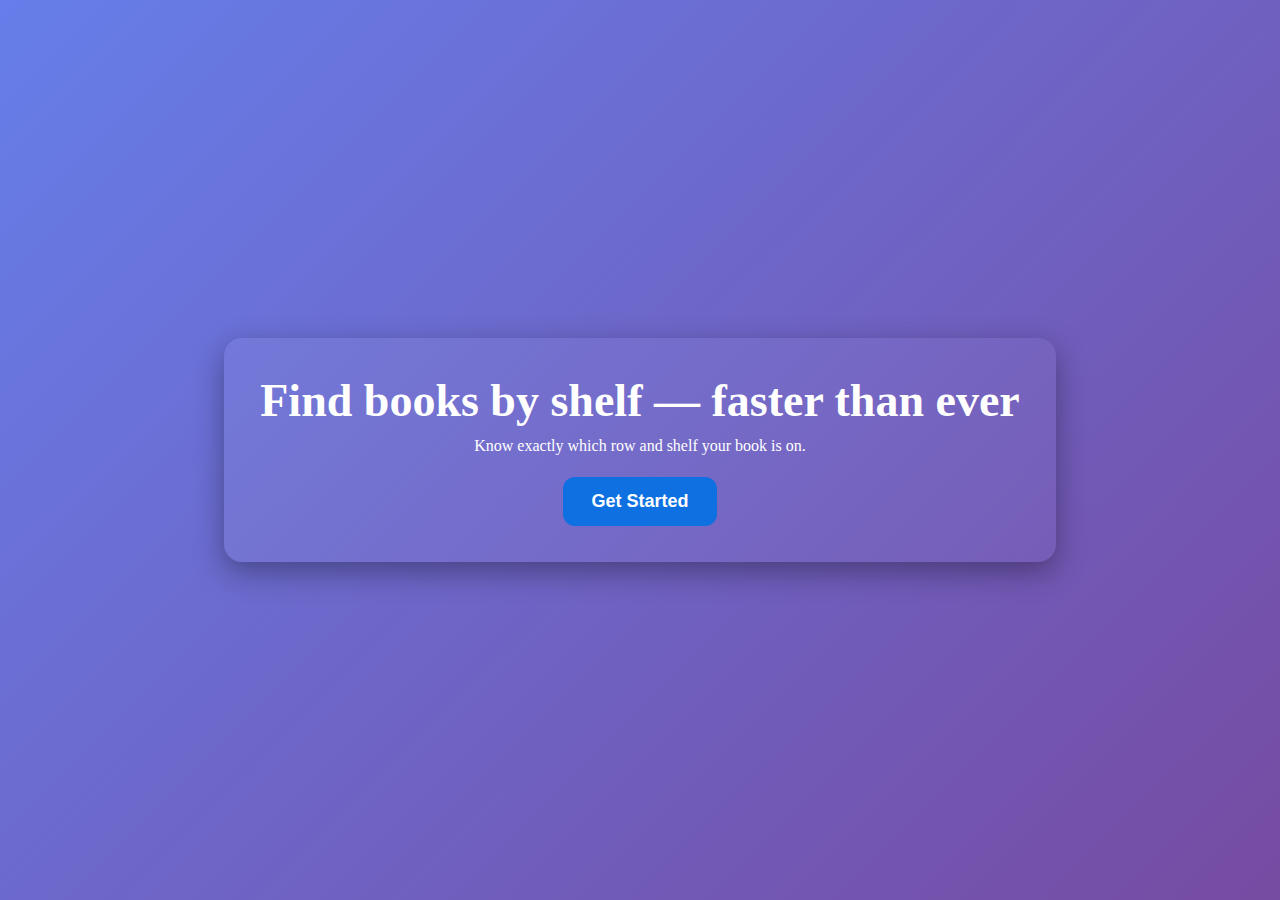
<file: index.html>
<!doctype html>
<html lang="en">
<head>
  <meta charset="utf-8" />
  <title>University Library</title>
  <link rel="stylesheet" href="libraryP1.css" />
</head>
<body>
    <main class="backgrount">
    <div class="PositionOfMidle">
    <div class="border1">
    <h1 class="stText">Find books by shelf — faster than ever</h1>
    <p class="ndText">Know exactly which row and shelf your book is on.</p>
    <button id="myButton1" class="myButton">Get Started</button>
    </div>
    </div>
    </main>
  <script>
    document.getElementById("myButton1").addEventListener("click", function() {
        window.location.href = "libraryP2.html";
    });
</script>
</body>
</html>
</file>
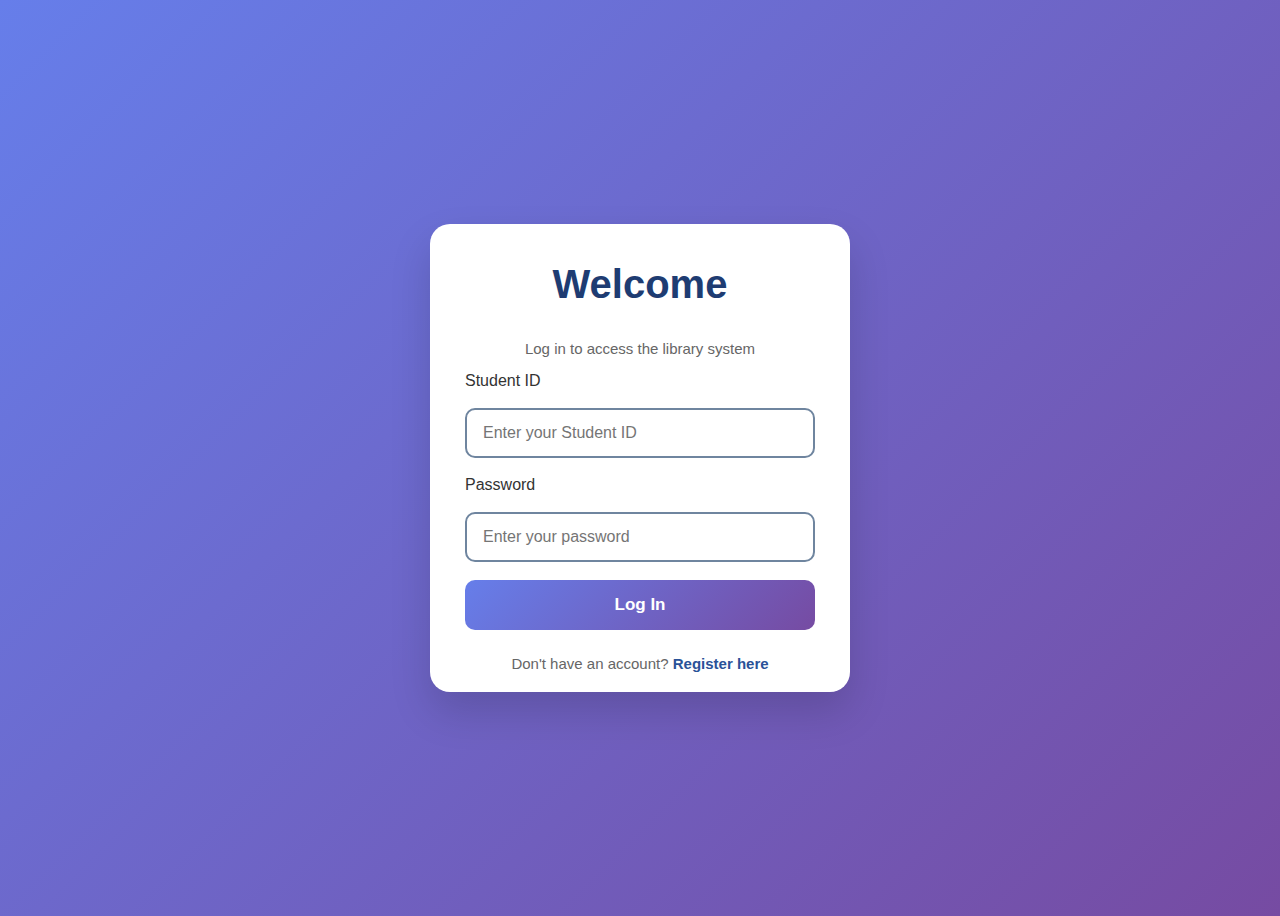
<file: libraryP2.html>
<!DOCTYPE html>
<html lang="en">
<head>
    <meta charset="UTF-8">
    <meta name="viewport" content="width=device-width, initial-scale=1.0">
    <title>Library | Login</title>
    <link rel="stylesheet" href="libraryP2.css">
</head>
<body>
    <div class="container">
        <div class="form-box">
            <h2>Welcome </h2>
            <p>Log in to access the library system</p>
            
            <form id="loginForm">
                <div class="input-group">
                    <label for="studentId">Student ID</label><br><br>
                    <input class="TransformInput" type="text" id="studentId" placeholder="Enter your Student ID" required><br><br>
                </div>
                
                <div class="input-group">
                    <label for="password">Password</label><br><br>
                    <input class="TransformInput" type="password" id="password" placeholder="Enter your password" required><br><br>
                </div>
                
                <button type="submit">Log In</button>
            </form>
            
            <p class="switch-text">
                Don't have an account? <a class="link" href="RagisterPage.html">Register here</a>
            </p>
        </div>
    </div>

    <script src="libraryP2.js"></script>
</body>
</html>
</file>
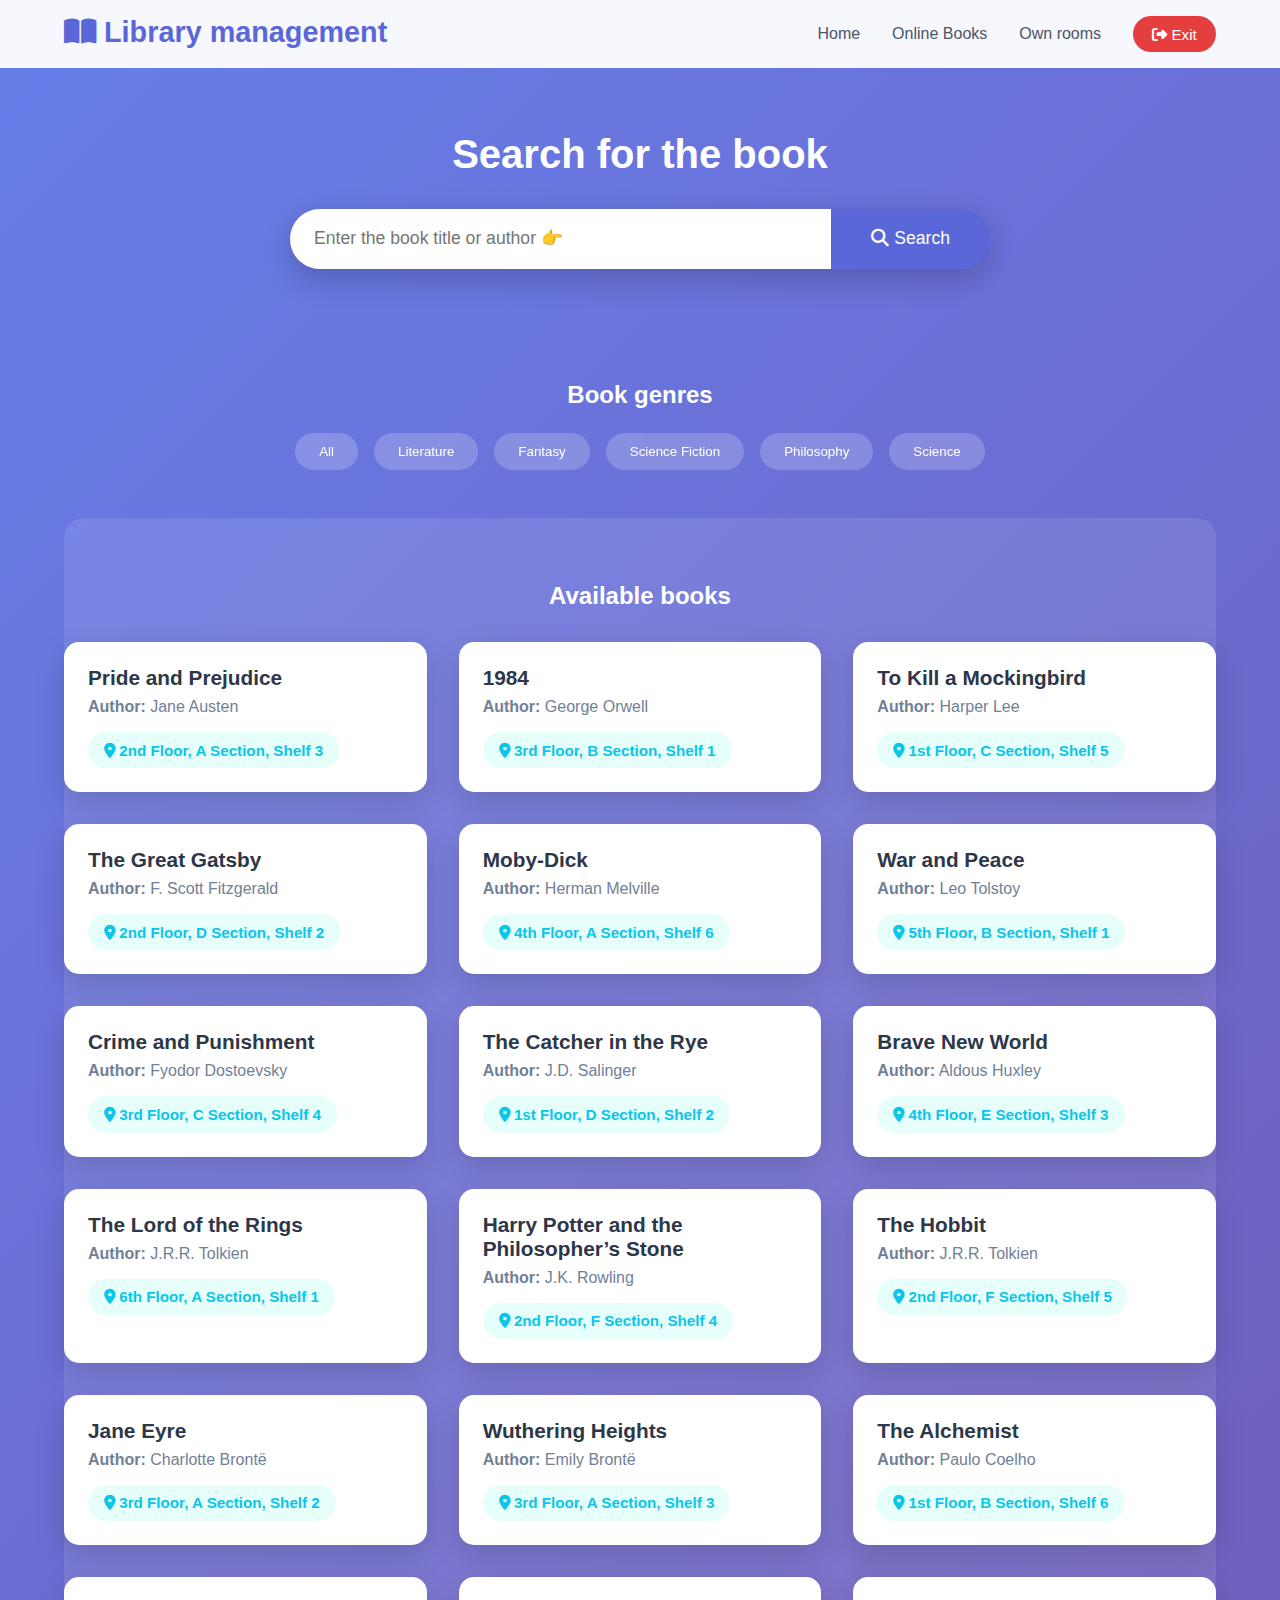
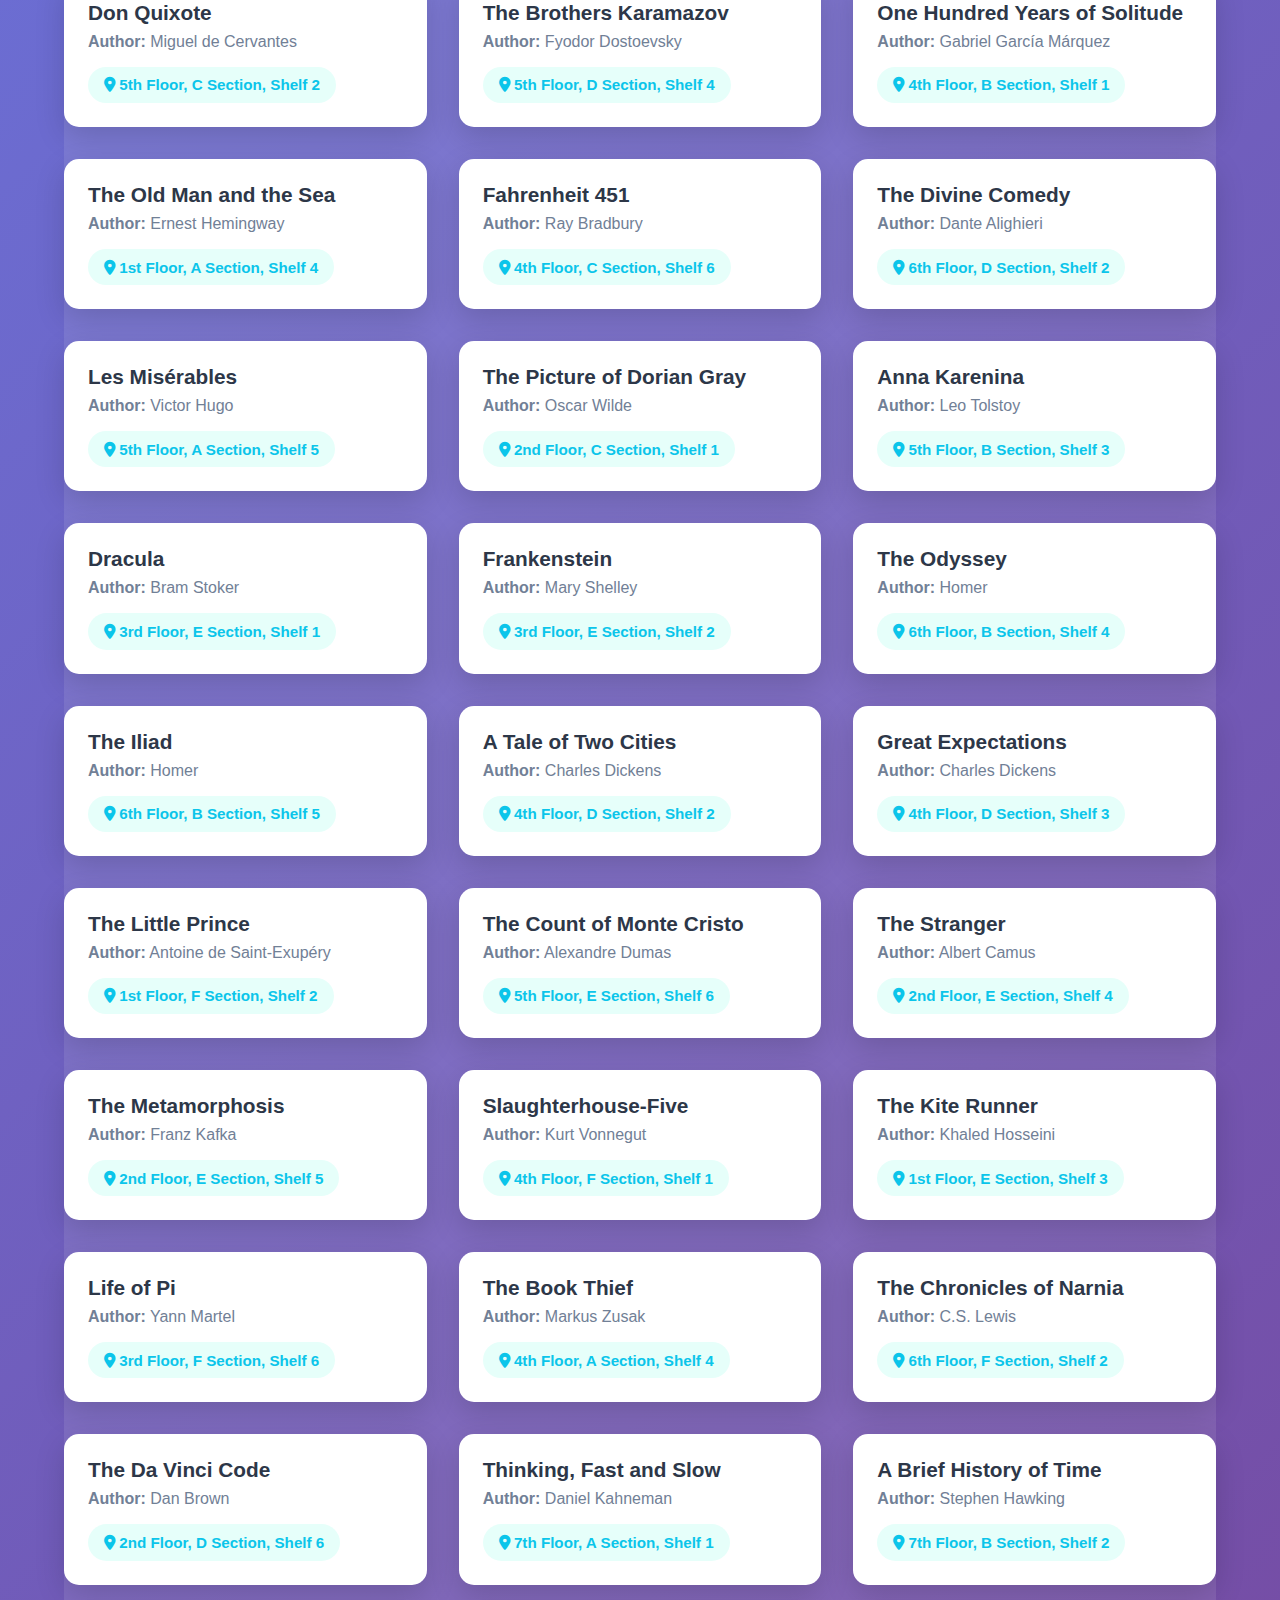
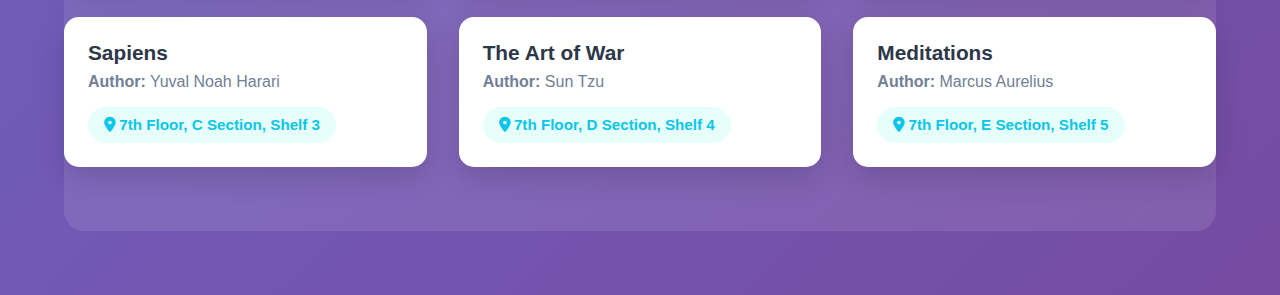
<file: MainPage.html>
<!DOCTYPE html>
<html lang="en">
<head>
    <meta charset="UTF-8" />
    <meta name="viewport" content="width=device-width, initial-scale=1.0"/>
    <title>Library management</title>
    <link rel="stylesheet" href="MainPage.css"/>
    <link href="https://fonts.googleapis.com/css2?family=Roboto:wght@400;500;700&display=swap" rel="stylesheet">
    <link rel="stylesheet" href="https://cdnjs.cloudflare.com/ajax/libs/font-awesome/6.5.0/css/all.min.css"/>
</head>
<body>
  <!-- tepa qism -->
  <header class="header">
    <div class="container header-container">
      <div class="logo">
        <i class="fas fa-book-open"></i>
        <span>Library management</span>
      </div>
      <div class="nav">
        <a href="MainPage.html" class="nav-link active">Home</a>
        <a href="onlinebook.html" class="nav-link">Online Books</a>
        <a href="ownrooms.html" class="nav-link">Own rooms</a>
        <a href="index.html" class="btn-logout"><i class="fas fa-sign-out-alt"></i> Exit</a>
      </div>
    </div>
  </header>

  <!-- Qidiruv bo`limi-->
  <section class="hero">
    <div class="container">
      <h1>Search for the book</h1>
      <div class="search-box">
        <input type="text" id="searchInput" placeholder="Enter the book title or author 👉 " />
        <button id="searchBtn">
          <i class="fas fa-search"></i> Search
        </button>
      </div>
    </div>
  </section>

  <!-- Categories -->
  <section class="categories container">
    <h2>Book genres</h2>
    <div class="category-buttons">
      <button class="cat-btn" data-category="all">All</button>
      <button class="cat-btn" data-category="Literature"> Literature</button>
      <button class="cat-btn" data-category=" Fantasy"> Fantasy</button>
      <button class="cat-btn" data-category="Science Fiction">Science Fiction</button>
      <button class="cat-btn" data-category="Philosophy">Philosophy</button>
      <button class="cat-btn" data-category="Science">Science</button>
    </div>
  </section>

  <!-- kitoblar qismi -->
  <section class="books container">
    <h2>Available books</h2>
    <div class="books-grid" id="booksGrid">
      <!-- Kitoblar JS orqali qo'shiladi -->
    </div>
  </section>

  <script src="MainPage.js"></script>
</body>
</html>
</file>
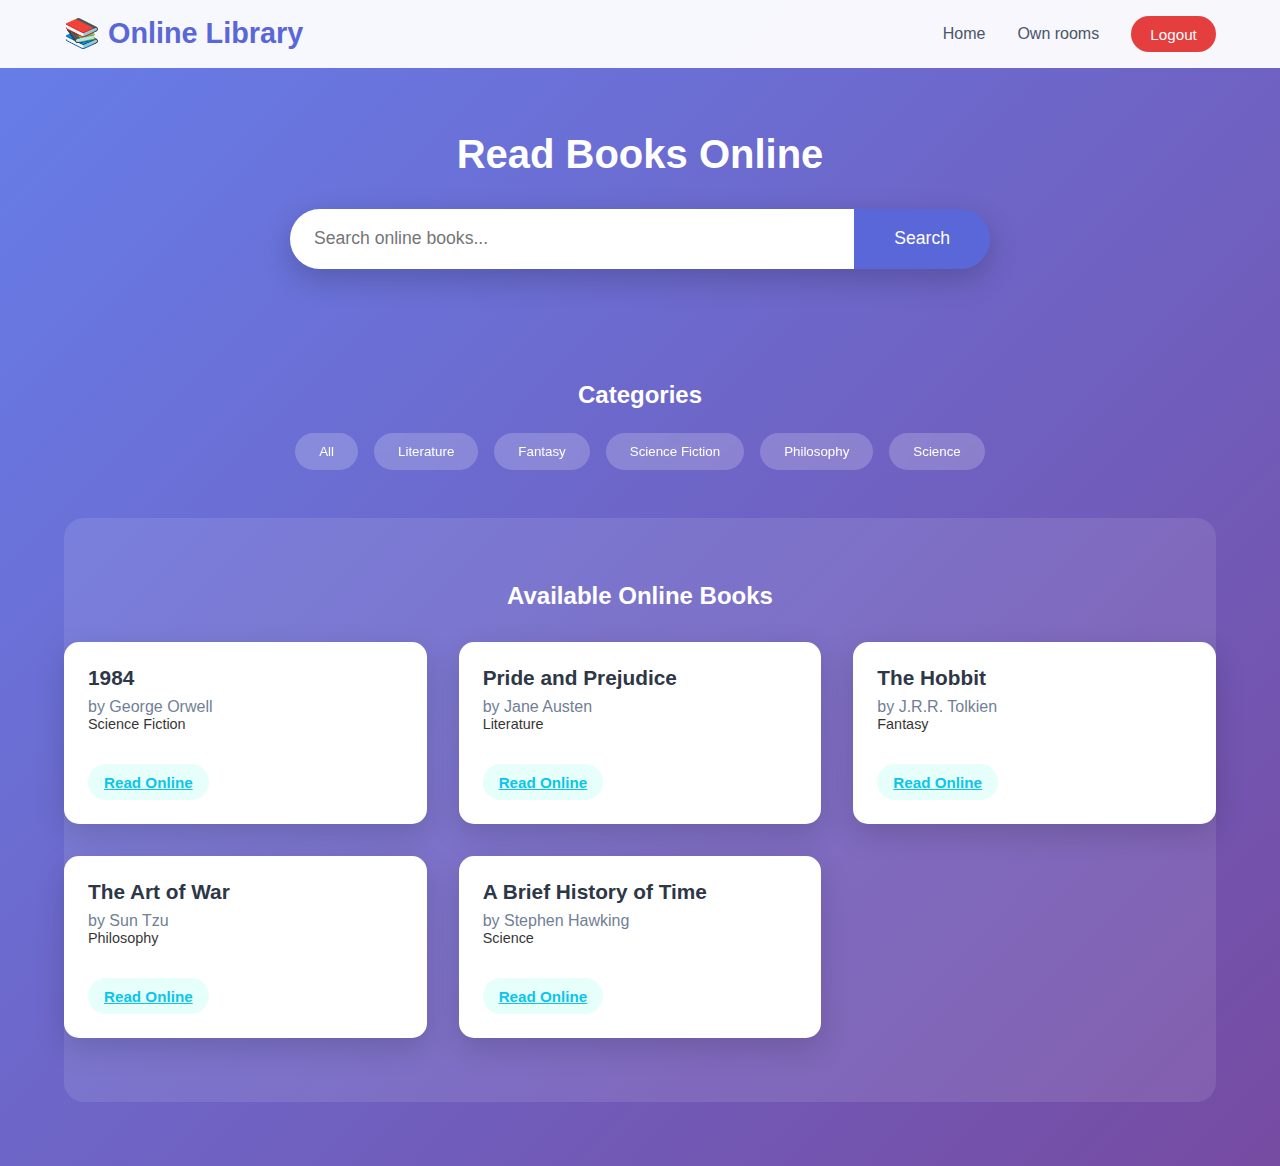
<file: onlinebook.html>
<!DOCTYPE html>
<html lang="en">
<head>
  <meta charset="UTF-8">
  <title>Online Books</title>
  <link rel="stylesheet" href="MainPage.css">
</head>
<body>

<header class="header">
  <div class="container header-container">
    <div class="logo">📚 Online Library</div>
    <nav class="nav">
      <a href="MainPage.html" class="nav-link">Home</a>
      <a href="ownrooms.html" class="nav-link">Own rooms</a>
      <a href="libraryP2.html" class="btn-logout">Logout</a>
    </nav>
  </div>
</header>

<section class="hero">
  <div class="container">
    <h1>Read Books Online</h1>
    <div class="search-box">
      <input type="text" id="searchInput" placeholder="Search online books...">
      <button id="searchBtn">Search</button>
    </div>
  </div>
</section>

<section class="categories">
  <div class="container">
    <h2>Categories</h2>
    <div class="category-buttons">
      <button class="cat-btn" data-category="All">All</button>
      <button class="cat-btn" data-category="Literature">Literature</button>
      <button class="cat-btn" data-category="Fantasy">Fantasy</button>
      <button class="cat-btn" data-category="Science Fiction">Science Fiction</button>
      <button class="cat-btn" data-category="Philosophy">Philosophy</button>
      <button class="cat-btn" data-category="Science">Science</button>
    </div>
  </div>
</section>

<section class="books container">
  <h2>Available Online Books</h2>

  <div class="books-grid" id="booksGrid">
    <!-- JS orqali chiqadi -->
  </div>
</section>

<script src="onlinebook.js"></script>
</body>
</html>
</file>
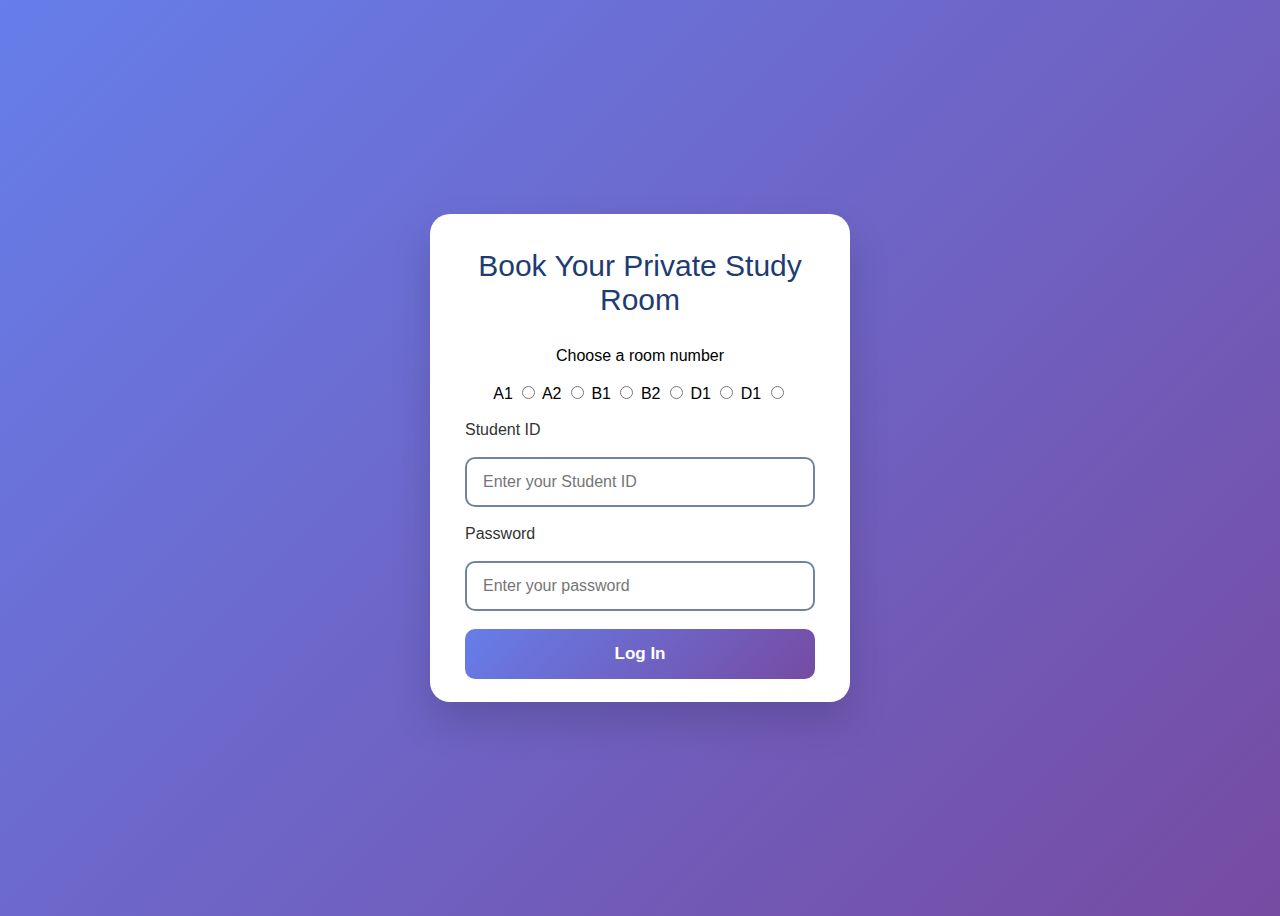
<file: ownrooms.html>
<!DOCTYPE html>
<html lang="en">
<head>
    <meta charset="UTF-8">
    <meta name="viewport" content="width=device-width, initial-scale=1.0">
    <title>Library | Login</title>
    <link rel="stylesheet" href="ownrooms.css">
</head>
<body>
    <div class="container">
        <div class="form-box">
           
            <p>Book Your Private Study Room</p>
            
            <form id="loginForm">

                <div>
                
                    <label class="input-group" >Choose a room number</label><br><br>
                    
                <label>A1</label>
                <input type="radio" name="title">

                <label>A2</label>
                <input type="radio" name="title">

                <label>B1</label>
                <input type="radio" name="title">

                <label>B2</label>
                <input type="radio" name="title">

                <label>D1</label>
                <input type="radio" name="title">

                <label>D1</label>
                <input type="radio" name="title"><br><br>
                </div>

                <div class="input-group">
                    <label for="studentId">Student ID</label><br><br>
                    <input class="TransformInput" type="text" id="studentId" placeholder="Enter your Student ID" required><br><br>
                </div>
                
                <div class="input-group">
                    <label for="password">Password</label><br><br>
                    <input class="TransformInput" type="password" id="password" placeholder="Enter your password" required><br><br>
                </div>
                
                <button  type="submit">Log In</button><br><br>
            </form>
            
        </div>
    </div>

    <script src="ownrooms.js"></script>
</body>
</html>
</file>
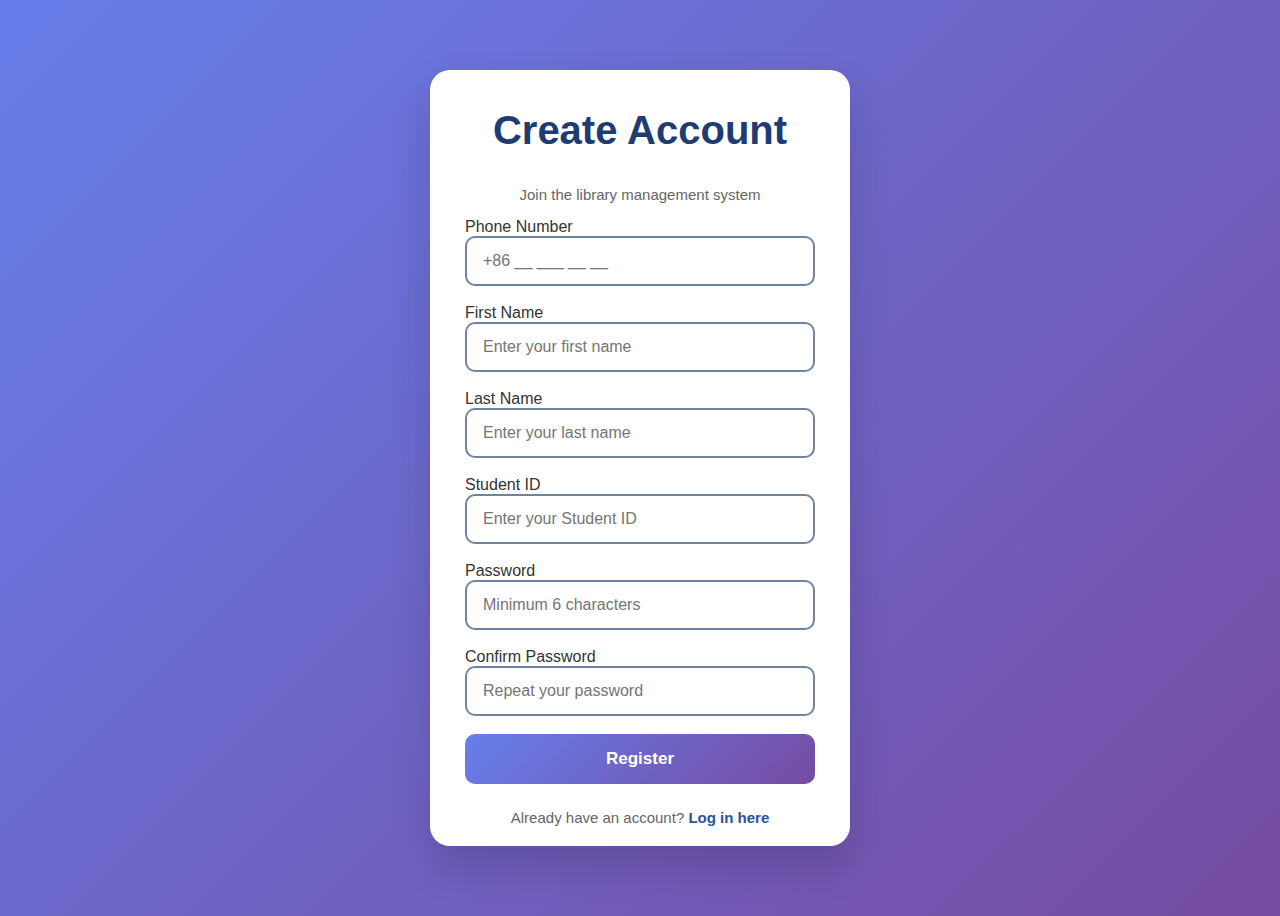
<file: RagisterPage.html>
<!DOCTYPE html>
<html lang="en">
<head>
    <meta charset="UTF-8">
    <meta name="viewport" content="width=device-width, initial-scale=1.0">
    <title>Library | Register</title>
    <link rel="stylesheet" href="libraryP2.css">
</head>
<body>
    <div class="container">
        <div class="form-box">
            <h2>Create Account</h2>
            <p>Join the library management system</p>
            
            <form id="registerForm">
                <div class="input-group">
                    <label for="phone">Phone Number</label>
                    <input class="TransformInput" type="tel" id="phone" placeholder="+86 __ ___ __ __" required><br><br>
                </div>
                
                <div class="input-group">
                    <label for="firstName">First Name</label>
                    <input class="TransformInput" type="text" id="firstName" placeholder="Enter your first name" required><br><br>
                </div>
                
                <div class="input-group">
                    <label for="lastName">Last Name</label>
                    <input class="TransformInput" type="text" id="lastName" placeholder="Enter your last name" required><br><br>
                </div>
                
                <div class="input-group">
                    <label for="studentId">Student ID</label>
                    <input class="TransformInput" type="text" id="studentId" placeholder="Enter your Student ID" required><br><br>
                </div>
                
                <div class="input-group">
                    <label for="password">Password</label>
                    <input class="TransformInput" type="password" id="password" placeholder="Minimum 6 characters" required><br><br>
                </div>
                
                <div class="input-group">
                    <label for="confirmPassword">Confirm Password</label>
                    <input class="TransformInput" type="password" id="confirmPassword" placeholder="Repeat your password" required><br><br>
                </div>
                
                <button type="submit">Register</button>
            </form>
            
            <p class="switch-text">
                Already have an account? <a href="libraryP2.html">Log in here</a>
            </p>
        </div>
    </div>

    <script src="RegisterPage.js"></script>
</body>
</html>
</file>
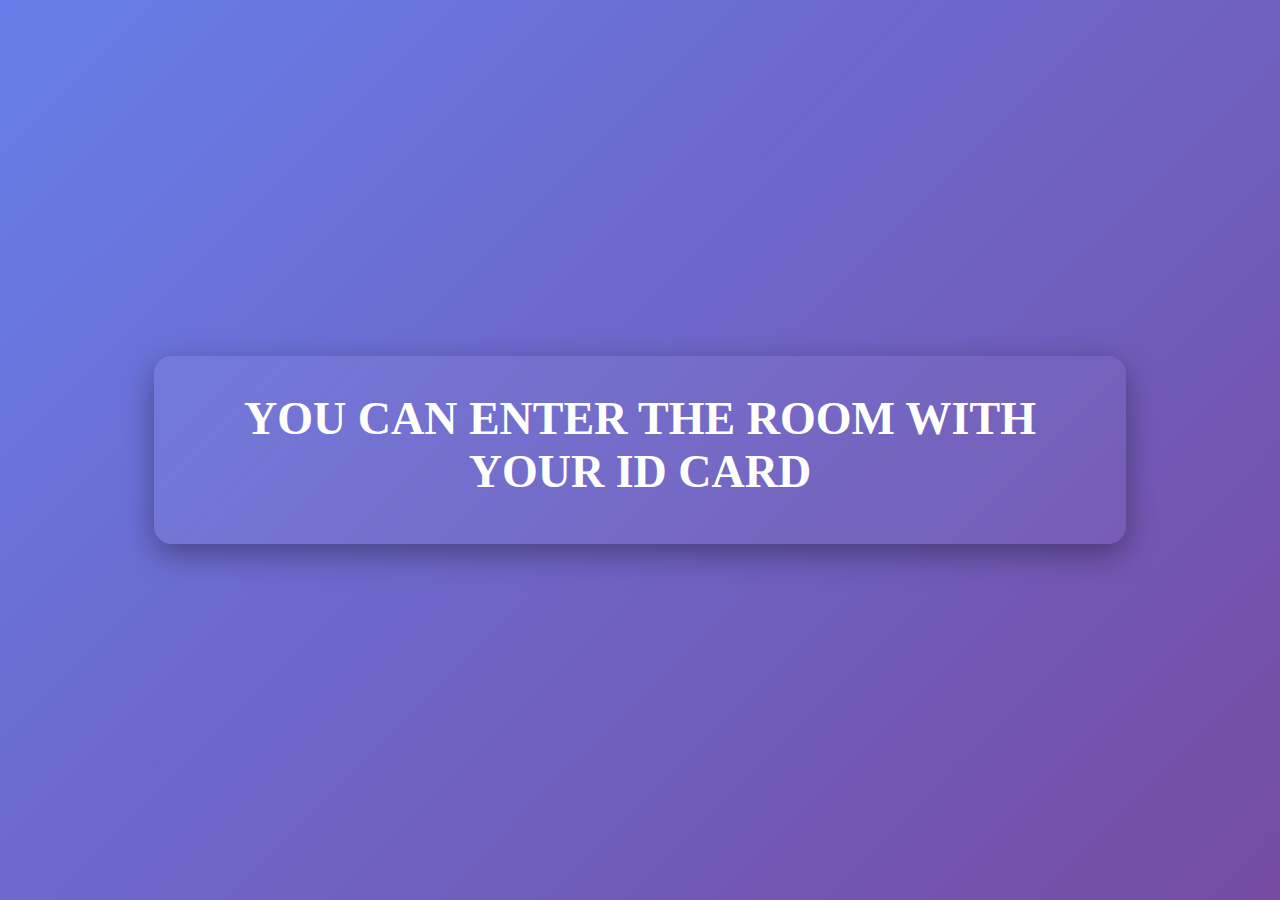
<file: rooms.html>
<!doctype html>
<html lang="en">
<head>
  <meta charset="utf-8" />
  <title>University Library</title>
  <link rel="stylesheet" href="rooms.css" />
</head>
<body>
    <main class="backgrount">
    <div class="PositionOfMidle">
    <div class="border1">
    <h1 class="stText">YOU CAN ENTER THE ROOM WITH YOUR ID CARD</h1>
    
    </div>
    </div>
    </main>

</body>
</html>
</file>
<file: libraryP1.css>
/*Tayyor*/
body {
  height: 100%;
  margin: 0;
}

/*Tayyor*/
.backgrount {
  background: linear-gradient(135deg, #667eea 0%, #764ba2 100%);
  background-size: cover;
  background-position: center;
  height: calc(100vh - 0px);
  display: flex;
}

/* Tayyor */
.PositionOfMidle {
  
  width: 100%;
  display:flex;
  align-items:center;
  justify-content:center;
  padding: 30px;
}
/* Tayyor */
.border1{
  text-align: center;
  max-width: 900px;
  padding: 36px;
  border-radius: 18px;
  background: linear-gradient(135deg, rgba(255,255,255,0.06), rgba(255,255,255,0.03));
  box-shadow: 0 10px 30px rgba(0,0,0,0.35);
}

/* Tayyor */
.stText{
  font-size: clamp(26px, 4vw, 46px);
  margin: 0 0 10px 0;
  font-weight: 800;
  color: #ffffff;
}
/* Tayyor */
.ndText{
  margin: 0 0 22px 0;
  font-size: 16px;
  color: white;
}

/* Tayyor */
.myButton{
  display:inline-block;
  padding: 14px 28px;
  font-size: 18px;
  font-weight: 700;
  border-radius: 12px;
  border: none;
  color: white;
  background: rgb(14, 112, 225);
}


/*Tayyor*/
.myButton:hover{
  transform: translateY(-6px) scale(1.02);
}
.border1:hover{
  transform: translateY(0px) scale(1.1);
}
</file>
<file: libraryP2.css>
* {
     box-sizing: border-box;
}

body {
    font-family: 'Segoe UI', Tahoma, Geneva, Verdana, sans-serif;
    background: linear-gradient(135deg, #667eea 0%, #764ba2 100%);
    min-height: 100vh;
    display: flex;
    align-items: center;
    justify-content: center;
    padding: 20px;
    
}

.container {
    width: 100%;
    max-width: 420px;
}

.form-box {
    background: #ffffff;
    padding: 5px 35px;
    border-radius: 20px;
    box-shadow: 0 20px 40px rgba(0, 0, 0, 0.15);
    text-align: center;
}

h2 {
    font-size: 40px;
    color: #1e3c72;
}

.form-box p {
    color: #666;
    font-size: 15px;
}

.input-group {
    text-align: left;
}

.input-group label {
    color: #333;
    font-size: 16px;
}

.input-group input {
    width: 100%;
    padding: 14px 16px;
    border: 2px solid #6f859f;
    border-radius: 10px;
    font-size: 16px;
    transition: all 0.3s;
    
}

.input-group input:focus {
    border-color: #2a5298;
    box-shadow: 0 0 0 5px rgba(42, 82, 152, 0.15);
}

button {
    width: 100%;
    padding: 15px;
    background: linear-gradient(135deg, #667eea 0%, #764ba2 100%);
    color: white;
    border-radius: 10px;
    font-size: 17px;
    font-weight: 600;
    transition: 0.3s;
    border: none;

}
.switch-text {
    margin-top: 25px;
    color: #777;
    font-size: 14px;
}

.switch-text a {
    color: #2a5298;
    text-decoration: none;
    font-weight: 600;
}

.switch-text a:hover {
    text-decoration: underline;
}


button:hover{
    transform: translateZ(0px) scale(1.05);
}

.switch-text:hover{
    transform: translateZ(0px) scale(1.06);
}

button:hover {
    background: linear-gradient(135deg, #274cf3 0%, #7833bd 100%);
}
.TransformInput:hover{
    transform: translate(0px) scale(1.06);
}
</file>
<file: MainPage.css>
* {
  margin: 0;
  padding: 0;
  box-sizing: border-box;
}
/* Taylor */
body {
  font-family: sans-serif;
  background: linear-gradient(135deg, #667eea 0%, #764ba2 100%);
}
/* Taylor */
.container {
  width: 90%;
  max-width: 1200px;
  margin: 0 auto;
  padding: 0 20px;
}

/* Taylor */
.header {
  background: rgba(255, 255, 255, 0.95);
}
/* Taylor */
.header-container {
  display: flex;
  justify-content: space-between;
  padding: 1rem 0;
}
/* Taylor */
.logo {
  font-size: 1.8rem;
  font-weight: 700;
  color: #5a67d8;
  align-items: center;
  gap: 10px;
}

.nav {
  display: flex;
  gap: 2rem;
  align-items: center;
}

.nav-link {
  text-decoration: none;
  color: #4a5568;
  font-weight: 500;
  transition: color 0.3s;
}

.nav-link:hover{
  color: #5a67d8;
  transform: translate(0px) scale(1.06);
}

.btn-logout {
  background: #e53e3e;
  color: white;
  padding: 0.6rem 1.2rem;
  border-radius: 30px;
  text-decoration: none;
  font-size: 0.95rem;
  transition: 0.3s;
}

.btn-logout:hover {
  background: #fc0101;
  transform: translate(0px) scale(1.06);
}

.hero {
  padding: 4rem 0;
  text-align: center;
  color: white;
}

.hero h1 {
  font-size: 2.5rem;
  margin-bottom: 2rem;
}

.search-box {
  max-width: 700px;
  margin: 0 auto;
  display: flex;
  box-shadow: 0 10px 30px rgba(0,0,0,0.2);
  border-radius: 50px;
  overflow: hidden;
}

#searchInput {
  flex: 1;
  padding: 1.2rem 1.5rem;
  border: none;
  font-size: 1.1rem;
  outline: none;
}

#searchBtn {
  padding: 0 2.5rem;
  background: #5a67d8;
  color: white;
  border: none;
  font-size: 1.1rem;
  cursor: pointer;
  transition: 0.3s;
  
}

#searchBtn:hover {
  background: #2026a4;
}

.categories {
  padding: 3rem 0;
  text-align: center;
}

.categories h2 {
  margin-bottom: 1.5rem;
  color: white;
}

.category-buttons {
  display: flex;
  flex-wrap: wrap;
  gap: 1rem;
  justify-content: center;
}

.cat-btn {
  padding: 0.7rem 1.5rem;
  border: none;
  background: rgba(255,255,255,0.2);
  color: white;
  border-radius: 30px;
  cursor: pointer;
  transition: all 0.3s;
  backdrop-filter: blur(5px);
}

.cat-btn:hover{
  background: white;
  color: #5a67d8;
  transform: translateY(-3px);
}

/* Books */
.books {
  padding: 4rem 0;
  background: rgba(255,255,255,0.1);
  border-radius: 20px;
  margin-bottom: 4rem;
}

.books h2 {
  text-align: center;
  color: white;
  margin-bottom: 2rem;
}

.sample-text {
  font-size: 0.9rem;
  opacity: 0.8;
}

.books-grid {
  display: grid;
  grid-template-columns: repeat(auto-fill, minmax(300px, 1fr));
  gap: 2rem;
}

.book-card {
  background: white;
  border-radius: 15px;
  overflow: hidden;
  box-shadow: 0 10px 30px rgba(0,0,0,0.15);
  transition: transform 0.3s;
}

.book-card:hover {
  transform: translateY(-10px);
}

.book-info {
  padding: 1.5rem;
}

.book-title {
  font-size: 1.3rem;
  margin-bottom: 0.5rem;
  color: #2d3748;
}

.book-author {
  color: #718096;
  margin-bottom: 0.5rem 0;
}

.book-location {
  background: #e6fffa;
  color: #0bc5ea;
  padding: 0.6rem 1rem;
  border-radius: 30px;
  display: inline-block;
  font-weight: 600;
  margin-top: 1rem;
  font-size: 0.95rem;
}
</file>
<file: ownrooms.css>
* {
     box-sizing: border-box;
}

body {
    font-family: 'Segoe UI', Tahoma, Geneva, Verdana, sans-serif;
    background: linear-gradient(135deg, #667eea 0%, #764ba2 100%);
    min-height: 100vh;
    display: flex;
    align-items: center;
    justify-content: center;
    padding: 20px;
    
}

.container {
    width: 100%;
    max-width: 420px;
}

.form-box {
    background: #ffffff;
    padding: 5px 35px;
    border-radius: 20px;
    box-shadow: 0 20px 40px rgba(0, 0, 0, 0.15);
    text-align: center;
}

p {
    font-size: 30px;
    color: #1e3c72;
}
.input-group {
    text-align: left;
}

.input-group label {
    color: #333;
    font-size: 16px;
}

.input-group input {
    width: 100%;
    padding: 14px 16px;
    border: 2px solid #6f859f;
    border-radius: 10px;
    font-size: 16px;
    transition: all 0.3s;
    
}

.input-group input:focus {
    border-color: #2a5298;
    box-shadow: 0 0 0 5px rgba(42, 82, 152, 0.15);
}

button {
    width: 100%;
    padding: 15px;
    background: linear-gradient(135deg, #667eea 0%, #764ba2 100%);
    color: white;
    border-radius: 10px;
    font-size: 17px;
    font-weight: 600;
    transition: 0.3s;
    border: none;

}


button:hover{
    transform: translateZ(0px) scale(1.05);
}

button:hover {
    background: linear-gradient(135deg, #274cf3 0%, #7833bd 100%);
}
.TransformInput:hover{
    transform: translate(0px) scale(1.06);
}
</file>
<file: rooms.css>
/*Tayyor*/
body {
  height: 100%;
  margin: 0;
}

/*Tayyor*/
.backgrount {
  background: linear-gradient(135deg, #667eea 0%, #764ba2 100%);
  background-size: cover;
  background-position: center;
  height: calc(100vh - 0px);
  display: flex;
}

/* Tayyor */
.PositionOfMidle {
  
  width: 100%;
  display:flex;
  align-items:center;
  justify-content:center;
  padding: 30px;
}
/* Tayyor */
.border1{
  text-align: center;
  max-width: 900px;
  padding: 36px;
  border-radius: 18px;
  background: linear-gradient(135deg, rgba(255,255,255,0.06), rgba(255,255,255,0.03));
  box-shadow: 0 10px 30px rgba(0,0,0,0.35);
}

/* Tayyor */
.stText{
  font-size: clamp(26px, 4vw, 46px);
  margin: 0 0 10px 0;
  font-weight: 800;
  color: #ffffff;
}


.border1:hover{
  transform: translateY(0px) scale(1.1);
}
</file>
